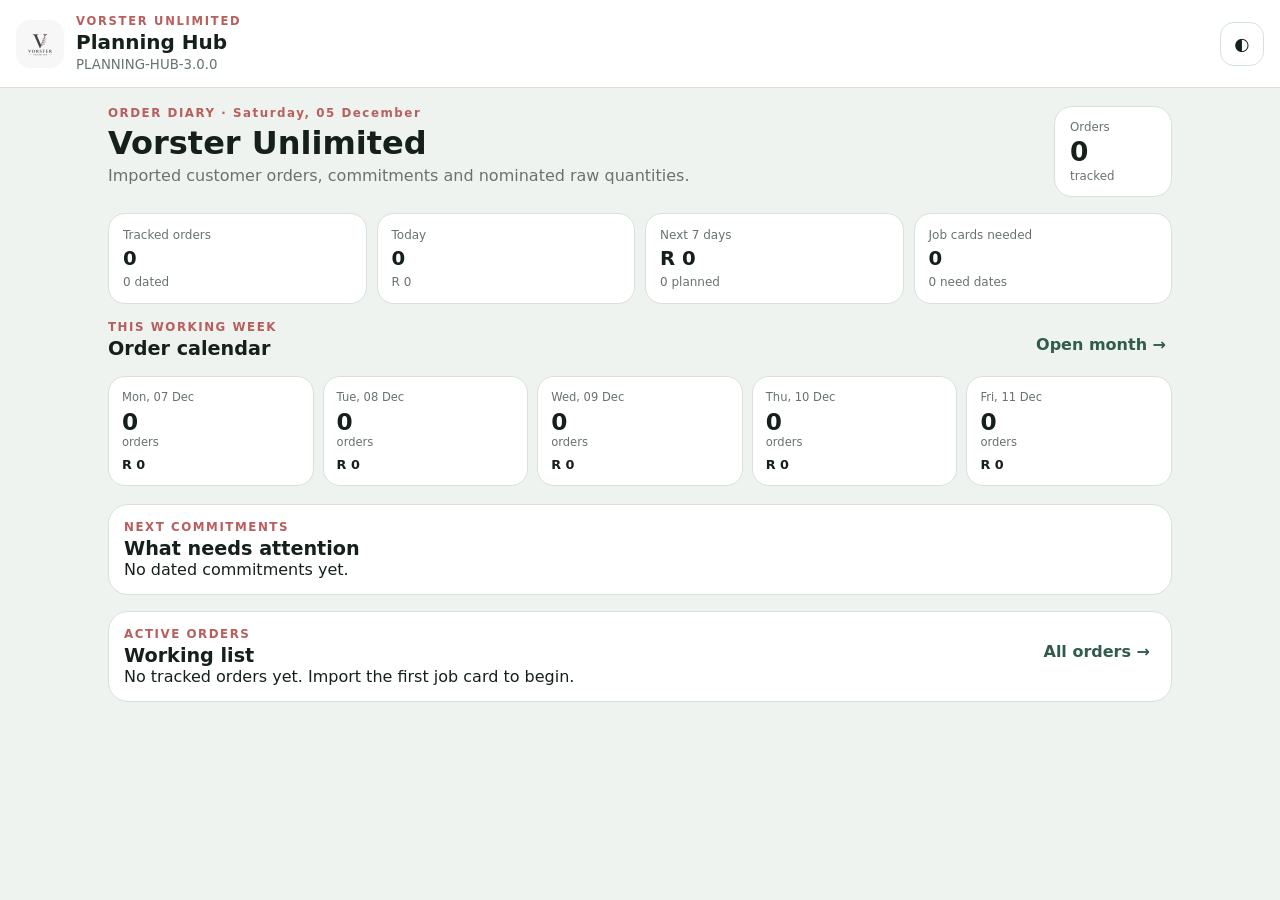
<file: index.html>
<!doctype html><html lang="en"><head><meta charset="utf-8"><meta name="viewport" content="width=device-width,initial-scale=1,maximum-scale=1,viewport-fit=cover"><meta name="theme-color" content="#315b4d"><meta name="description" content="Vorster Unlimited Planning Hub"><meta http-equiv="Cache-Control" content="no-cache, no-store, must-revalidate"><link rel="manifest" href="manifest.webmanifest?v=3.0.0"><link rel="icon" href="vorster-logo.jpg" type="image/jpeg"><link rel="stylesheet" href="factory-os-app.css?v=3.0.0"><link rel="stylesheet" href="factory-os-hub-v1.css?v=3.0.0"><title>Vorster Planning Hub</title></head><body><div id="splash" class="splash" aria-live="polite"><img src="vorster-logo.jpg" alt="Vorster Unlimited"><div class="splash-name">VORSTER UNLIMITED</div><div class="splash-sub">PLANNING HUB</div></div><div id="app" class="app-shell hidden"><header class="topbar"><button id="backBtn" class="icon-btn hidden" aria-label="Back">←</button><div class="brand-mini"><img src="vorster-logo.jpg" alt=""><div><div class="brand-name">VORSTER UNLIMITED</div><h1 id="pageTitle">Planning Hub</h1><small id="runtimeBuild">PLANNING-HUB-3.0.0</small></div></div><button id="themeBtn" class="theme-btn" aria-label="Switch appearance">◐</button></header><main id="main"></main></div><div id="toast" class="toast" hidden></div><script src="db.js?v=3.0.0"></script><script src="factory-os-order-diary-v1.js?v=3.0.0"></script><script src="factory-os-conversation-orders-v1.js?v=3.0.0"></script><script src="factory-os-planning-hub-v2.js?v=3.0.0"></script><script src="planning-runtime-v1.js?v=3.0.0"></script></body></html>
</file>
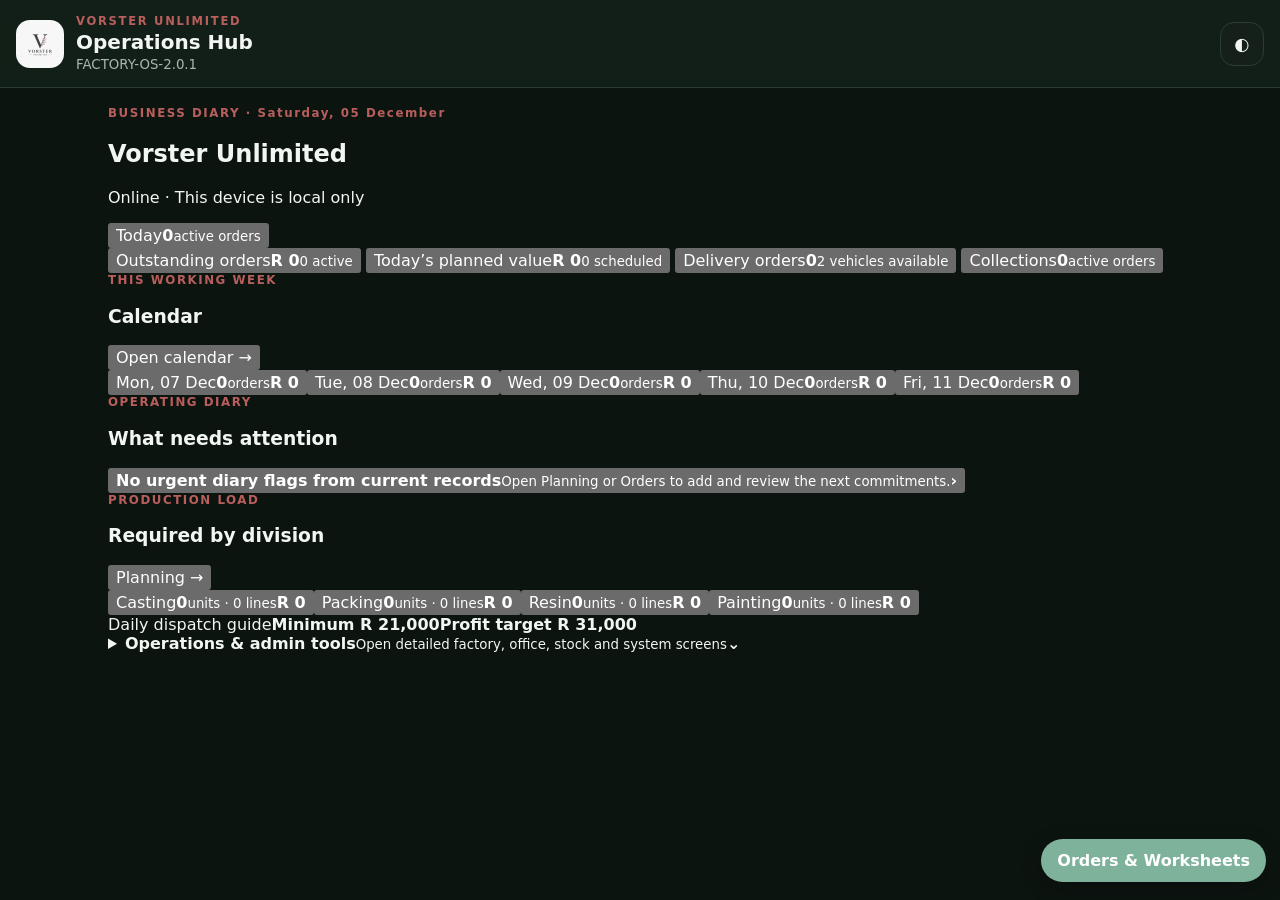
<file: factory-os-2.html>
<!doctype html><html lang="en"><head><meta charset="utf-8"><meta name="viewport" content="width=device-width,initial-scale=1,maximum-scale=1,viewport-fit=cover"><meta name="theme-color" content="#315b4d"><meta name="description" content="Vorster Unlimited Factory Operating System"><link rel="icon" href="vorster-logo.jpg" type="image/jpeg"><link rel="stylesheet" href="factory-os-app.css?v=2.9.0"><title>Vorster Factory OS</title></head><body><div id="splash" class="splash" aria-live="polite"><img src="vorster-logo.jpg" alt="Vorster Unlimited"><div class="splash-name">VORSTER UNLIMITED</div><div class="splash-sub">FACTORY OS</div></div><div id="app" class="app-shell hidden"><header class="topbar"><button id="backBtn" class="icon-btn hidden" aria-label="Back">←</button><div class="brand-mini"><img src="vorster-logo.jpg" alt=""><div><div class="brand-name">VORSTER UNLIMITED</div><h1 id="pageTitle">Factory OS</h1><small id="runtimeBuild">FACTORY-OS-2.9.0</small></div></div><button id="themeBtn" class="theme-btn" aria-label="Switch appearance">◐</button></header><main id="main"></main></div><dialog id="dialog"></dialog><div id="toast" class="toast" hidden></div><script src="db.js?v=2.9.0"></script><script src="shared-data-v9.js?v=2.9.0"></script><script src="factory-os-core-v1.js?v=2.9.0"></script><script src="factory-os-roles-v1.js?v=2.9.0"></script><script src="factory-os-order-allocation-v1.js?v=2.9.0"></script><script src="factory-os-demand-v1.js?v=2.9.0"></script><script src="factory-os-manufacturing-v1.js?v=2.9.0"></script><script src="job-card-import-v13.js?v=2.9.0"></script><script src="factory-os-office-intake-v1.js?v=2.9.0"></script><script src="factory-os-home-v1.js?v=2.9.0"></script><script src="factory-os-order-workflow-v1.js?v=2.9.0"></script><script src="factory-os-runtime-v2.js?v=2.9.0"></script></body></html>
</file>
<file: factory-os-app.css>
:root{font-family:Inter,system-ui,-apple-system,BlinkMacSystemFont,"Segoe UI",sans-serif;color-scheme:light;--bg:#eef3ef;--panel:#fff;--text:#16201a;--muted:#68736c;--line:#d8e1db;--accent:#315b4d;--accent2:#78a993;--danger:#8f3434}html[data-dark]{color-scheme:dark;--bg:#0c1410;--panel:#142019;--text:#f2f6f3;--muted:#aab6ae;--line:#2b3d32;--accent:#7fb29b;--accent2:#315b4d}*{box-sizing:border-box}html,body{margin:0;min-height:100%;background:var(--bg);color:var(--text)}body{min-height:100vh}.hidden{display:none!important}.splash{position:fixed;inset:0;z-index:10000;background:var(--bg);display:grid;place-content:center;text-align:center;gap:10px}.splash img{width:96px;height:96px;border-radius:24px;object-fit:cover;margin:auto}.splash-name{font-weight:900;letter-spacing:.18em}.splash-sub{font-size:.8rem;color:var(--muted);letter-spacing:.14em}.app-shell{min-height:100vh}.topbar{position:sticky;top:0;z-index:50;display:flex;align-items:center;gap:10px;padding:14px 16px;background:color-mix(in srgb,var(--panel) 94%,transparent);backdrop-filter:blur(12px);border-bottom:1px solid var(--line)}.brand-mini{display:flex;align-items:center;gap:12px;min-width:0;flex:1}.brand-mini img{width:48px;height:48px;border-radius:14px;object-fit:cover}.brand-name{font-size:.72rem;letter-spacing:.15em;font-weight:900;color:#b85f5d}.brand-mini h1{margin:2px 0 0;font-size:1.25rem}.brand-mini small{color:var(--muted)}.icon-btn,.theme-btn,.close-btn,button{font:inherit}.icon-btn,.theme-btn{border:1px solid var(--line);background:var(--panel);color:var(--text);border-radius:14px;min-width:44px;min-height:44px}.theme-btn{font-size:1.1rem}#main{padding-bottom:36px}.factory-os-home,.fos-workspace{padding:18px;max-width:1100px;margin:auto}.factory-os-hero,.fos-head{display:flex;justify-content:space-between;gap:14px;align-items:flex-start;margin-bottom:16px}.eyebrow,.step-label{font-size:.74rem;letter-spacing:.13em;font-weight:900;color:#b85f5d}.factory-os-hero h2,.fos-head h2{margin:4px 0 5px;font-size:1.8rem}.factory-os-hero p,.fos-head p,.muted{color:var(--muted)}.factory-os-metric,.factory-os-targets>div,.card,.list-item{background:var(--panel);border:1px solid var(--line);border-radius:18px}.factory-os-metric{padding:14px;min-width:110px}.factory-os-metric strong{display:block;font-size:1.55rem}.factory-os-metric span,.factory-os-targets span{font-size:.8rem;color:var(--muted)}.factory-os-targets{display:grid;grid-template-columns:repeat(4,minmax(0,1fr));gap:10px;margin-bottom:16px}.factory-os-targets>div{padding:14px}.factory-os-targets strong{display:block;margin-top:4px;font-size:1.1rem}.factory-os-categories{display:grid;gap:12px}.factory-os-category{background:var(--panel);border:1px solid var(--line);border-radius:18px;overflow:hidden}.factory-os-category>summary{list-style:none;display:flex;justify-content:space-between;align-items:center;gap:12px;padding:17px 18px;cursor:pointer;user-select:none}.factory-os-category>summary::-webkit-details-marker{display:none}.factory-os-category>summary span{display:grid;gap:3px}.factory-os-category>summary strong{font-size:1.08rem}.factory-os-category>summary small{color:var(--muted);font-size:.78rem}.factory-os-category>summary>b{font-size:1.25rem;transition:transform .18s ease}.factory-os-category[open]>summary{border-bottom:1px solid var(--line)}.factory-os-category[open]>summary>b{transform:rotate(180deg)}.factory-os-category>.factory-os-grid{padding:12px}.factory-os-grid{display:grid;grid-template-columns:repeat(2,minmax(0,1fr));gap:12px}.factory-os-card{min-height:100px;text-align:left;padding:16px;border-radius:15px;border:1px solid var(--line);background:var(--bg);color:var(--text)}.factory-os-card strong{display:block;margin-bottom:7px;font-size:1.02rem}.factory-os-card span{color:var(--muted);line-height:1.35}.factory-os-card:active{transform:translateY(1px)}.card,.list-item{padding:16px;margin-bottom:12px}.actions{display:flex;gap:10px;flex-wrap:wrap;margin-top:12px}.actions button,button.primary{border:1px solid var(--line);background:var(--panel);color:var(--text);padding:11px 14px;border-radius:12px}.actions .primary,button.primary{background:var(--accent);color:white;border-color:transparent}dialog{width:min(720px,calc(100vw - 24px));max-height:88vh;border:none;border-radius:20px;padding:0;background:var(--panel);color:var(--text);box-shadow:0 30px 80px rgba(0,0,0,.35)}dialog::backdrop{background:rgba(0,0,0,.55)}.dialog-head{display:flex;justify-content:space-between;align-items:flex-start;padding:18px 18px 0}.dialog-head+*{margin-top:0}dialog>.list-item,dialog>.card,dialog>p,dialog>label,dialog>.actions{margin-left:18px;margin-right:18px}.close-btn{border:none;background:transparent;color:var(--text);font-size:1.8rem}.toast{position:fixed;left:50%;bottom:24px;transform:translateX(-50%);z-index:20000;background:#111;color:white;padding:11px 16px;border-radius:999px;box-shadow:0 10px 30px rgba(0,0,0,.25)}.fatal{padding:14px;background:var(--danger);color:white;font-weight:700}.offline-badge{font-size:.78rem;color:var(--muted)}@media(max-width:720px){.factory-os-targets{grid-template-columns:1fr 1fr}.factory-os-grid{grid-template-columns:1fr}.factory-os-hero{align-items:flex-start}.factory-os-metric{min-width:96px}.factory-os-category>.factory-os-grid{padding:10px}.factory-os-card{min-height:88px}}
</file>
<file: factory-os-hub-v1.css>
.hub-home{display:grid;gap:16px}.hub-hero{display:flex;align-items:flex-start;justify-content:space-between;gap:14px}.hub-hero h2{font-size:2rem;margin:4px 0}.hub-hero p{margin:0;color:var(--muted)}.hub-today-button{min-width:118px;padding:13px 15px;border:1px solid var(--line);border-radius:18px;background:var(--panel);color:var(--text);text-align:left}.hub-today-button span,.hub-today-button small{display:block;color:var(--muted);font-size:.74rem}.hub-today-button strong{display:block;font-size:1.65rem;line-height:1.1;margin:3px 0}.hub-value-strip{display:grid;grid-template-columns:repeat(4,minmax(0,1fr));gap:10px}.hub-value-strip>button,.hub-day,.hub-production>button{border:1px solid var(--line);border-radius:17px;background:var(--panel);color:var(--text);text-align:left}.hub-value-strip>button{padding:14px}.hub-value-strip span,.hub-value-strip small,.hub-production span,.hub-production small{display:block;color:var(--muted);font-size:.75rem}.hub-value-strip strong{display:block;font-size:1.23rem;margin:5px 0}.hub-section-head{display:flex;align-items:end;justify-content:space-between;gap:10px}.hub-section-head h3{font-size:1.2rem;margin:3px 0 0}.hub-section-head>button{border:none;background:transparent;color:var(--accent);font-weight:800;padding:6px}.hub-calendar-strip{display:grid;grid-template-columns:repeat(5,minmax(0,1fr));gap:9px;overflow-x:auto;padding-bottom:2px}.hub-day{min-width:115px;padding:13px}.hub-day span,.hub-day small{display:block;color:var(--muted);font-size:.72rem}.hub-day strong{display:block;font-size:1.45rem;margin:4px 0 0}.hub-day b{display:block;margin-top:8px;font-size:.8rem}.hub-day.is-today{outline:2px solid var(--accent);outline-offset:1px}.hub-columns{display:grid;grid-template-columns:1.25fr 1fr;gap:12px}.hub-panel{background:var(--panel);border:1px solid var(--line);border-radius:20px;padding:15px}.hub-diary{display:grid;gap:8px;margin-top:12px}.hub-diary-row{display:grid;grid-template-columns:8px 1fr auto;align-items:center;gap:11px;width:100%;border:1px solid var(--line);border-radius:14px;background:var(--bg);color:var(--text);padding:11px;text-align:left}.hub-diary-row>i{width:8px;height:34px;border-radius:99px;background:var(--accent2)}.hub-diary-row.is-danger>i{background:#b94f4f}.hub-diary-row.is-warning>i{background:#b48834}.hub-diary-row.is-accent>i{background:var(--accent)}.hub-diary-row span strong,.hub-diary-row span small{display:block}.hub-diary-row span small{color:var(--muted);font-size:.76rem;margin-top:3px;line-height:1.3}.hub-diary-row>b{font-size:1.35rem;color:var(--muted)}.hub-production{display:grid;grid-template-columns:1fr 1fr;gap:8px;margin-top:12px}.hub-production>button{padding:12px}.hub-production strong{display:block;font-size:1.45rem;margin:3px 0}.hub-production b{display:block;font-size:.75rem;margin-top:7px}.hub-target-line{display:flex;gap:14px;align-items:center;flex-wrap:wrap;padding:12px 14px;border:1px solid var(--line);border-radius:16px;background:color-mix(in srgb,var(--panel) 80%,var(--accent) 20%)}.hub-target-line span{color:var(--muted);margin-right:auto}.hub-tools{background:var(--panel);border:1px solid var(--line);border-radius:20px;overflow:hidden}.hub-tools>summary{list-style:none;display:flex;justify-content:space-between;align-items:center;padding:17px;cursor:pointer}.hub-tools>summary::-webkit-details-marker{display:none}.hub-tools>summary span{display:grid;gap:3px}.hub-tools>summary small{color:var(--muted)}.hub-tools>.factory-os-categories{padding:12px;background:var(--bg);border-top:1px solid var(--line)}@media(max-width:720px){.hub-home{padding:14px}.hub-hero h2{font-size:1.7rem}.hub-value-strip{grid-template-columns:1fr 1fr}.hub-calendar-strip{grid-template-columns:repeat(5,116px)}.hub-columns{grid-template-columns:1fr}.hub-production{grid-template-columns:1fr 1fr}.hub-target-line{align-items:flex-start}.hub-target-line span{width:100%;margin-right:0}.hub-today-button{min-width:104px}.hub-value-strip strong{font-size:1.05rem}}@media(max-width:410px){.hub-hero{gap:8px}.hub-today-button{padding:10px;min-width:96px}.hub-today-button strong{font-size:1.4rem}}
</file>
